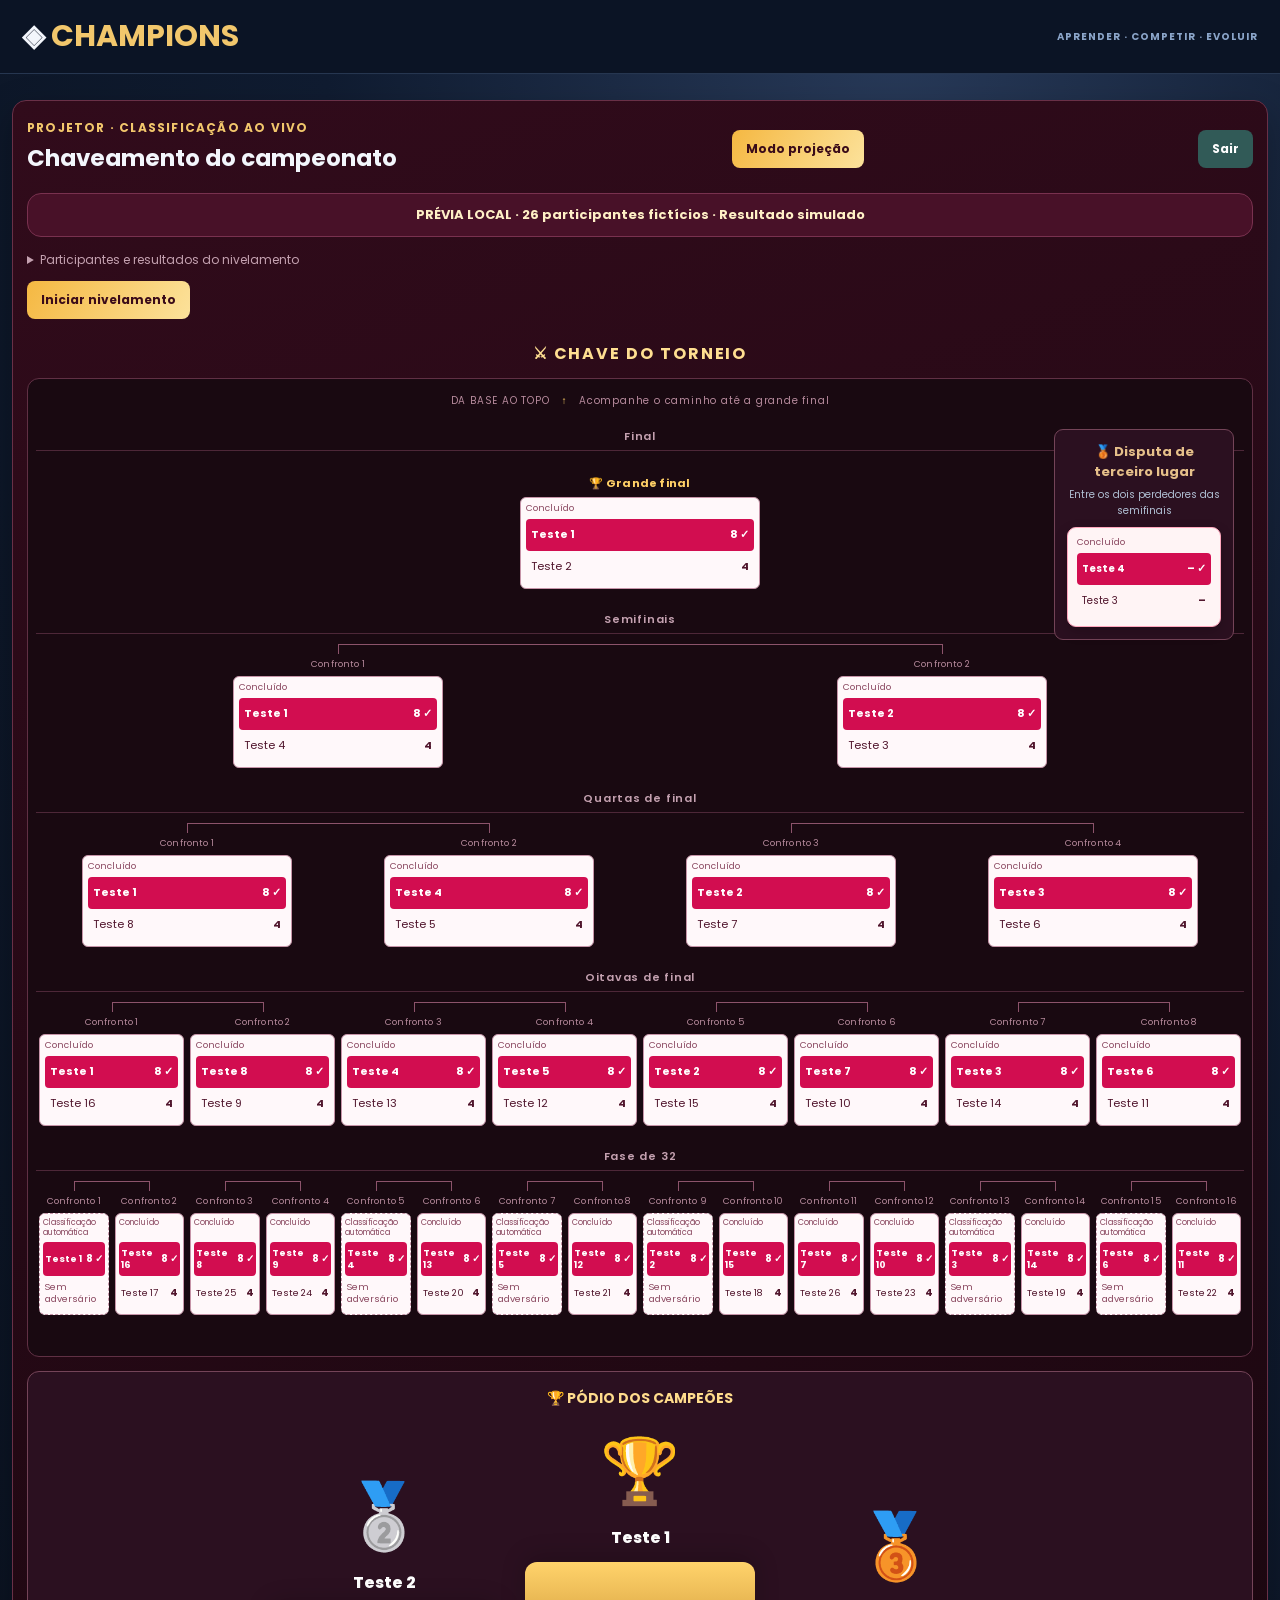
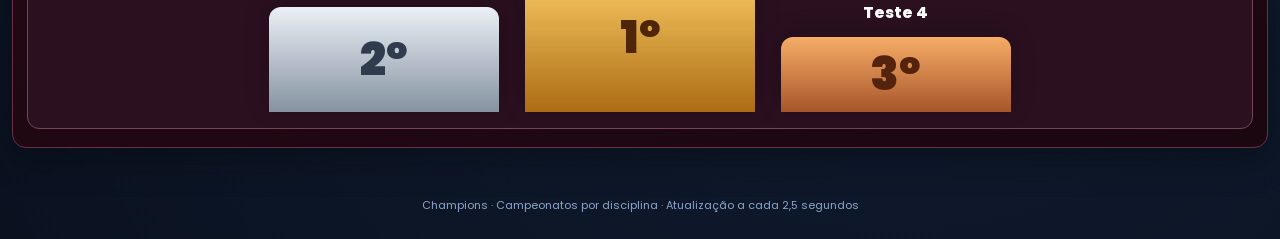
<file: autocad_champions/preview-26.html>
<!doctype html><html lang="pt-BR"><head><meta charset="utf-8"><meta name="viewport" content="width=device-width,initial-scale=1"><title>Champions — Campeonatos por disciplina</title><link rel="preconnect" href="https://fonts.googleapis.com"><link href="https://fonts.googleapis.com/css2?family=Poppins:wght@400;500;600;700;800&display=swap" rel="stylesheet"><style>
:root{color-scheme:dark;--bg:#091820;--panel:#10252d;--edge:#28504d;--green:#3ae0a0;--text:#ecfaf5}*{box-sizing:border-box}body{margin:0;background:radial-gradient(ellipse at top,#153c3b,var(--bg) 65%);font-family:Poppins,sans-serif;color:var(--text);min-height:100vh}header{display:flex;align-items:center;justify-content:space-between;gap:12px;padding:20px clamp(18px,4vw,56px);border-bottom:1px solid var(--edge)}header strong{font-size:clamp(19px,2.8vw,30px)}header strong span{color:var(--green)}.tag{color:var(--green);font-size:12px;font-weight:700;letter-spacing:.1em}main{padding:30px clamp(14px,4vw,56px);max-width:1550px;margin:auto}.panel{border:1px solid var(--edge);background:var(--panel);border-radius:20px;padding:clamp(20px,3vw,36px);box-shadow:0 12px 35px #0004}.narrow{max-width:540px;margin:7vh auto}h1,h2,h3,p{margin-top:0}h2{font-size:clamp(22px,3vw,30px)}.muted{color:#a7c4c0}input{width:100%;padding:15px;margin:10px 0;border-radius:11px;background:#07161d;color:white;border:1px solid #39625b;font:inherit}button{cursor:pointer;border:0;border-radius:12px;padding:14px 20px;font:inherit;font-weight:700;background:var(--green);color:#062820}button:disabled{opacity:.4;cursor:not-allowed}.option{width:100%;display:block;text-align:left;background:#1a393d;border:1px solid #315b57;color:white;margin:9px 0}.option:hover{border-color:var(--green)}.toolbar{display:flex;align-items:center;justify-content:space-between;gap:20px;flex-wrap:wrap}.roster{display:flex;flex-wrap:wrap;gap:8px;margin:14px 0 25px}.chip{border:1px solid #37645c;background:#173b39;padding:7px 12px;border-radius:40px;font-size:13px}.bracket{display:flex;gap:20px;overflow:auto;padding:20px 0;align-items:stretch}.round{flex:1;min-width:225px;display:flex;flex-direction:column;gap:12px}.round h3{color:var(--green);font-size:14px;text-align:center;position:sticky;top:0}.match{background:#0b2029;border:1px solid #315852;border-radius:12px;padding:12px}.match small{color:#a2bbb8;font-size:10px}.competitor{padding:8px;border-radius:7px;overflow-wrap:anywhere}.competitor.win{background:#14513d;color:#8ff9cd;font-weight:700}.vs{text-align:center;font-size:11px;color:#95b4ae}.podium{padding:20px;border:1px solid #54725c;border-radius:12px;margin-top:15px;color:#e7d79b}#message{color:#ff9d9d;text-align:center;margin:10px auto;max-width:800px}footer{text-align:center;padding:25px;color:#7eaaa2;font-size:12px}[hidden]{display:none!important}

:root{--bg:#21030e;--panel:#3b071b;--edge:#8e2947;--green:#ffd067;--text:#fff5f7}
body{background:radial-gradient(ellipse at 50% 0%,#86112e 0%,#35051b 45%,#17020b 100%)}
header{background:#280414;border-color:#92294a}header strong span{color:#ffce65}.panel{background:linear-gradient(135deg,#4d0924,#270513);border-color:#8e2947}
.tag,.round h3{color:#ffd067}.muted{color:#e2b6c7}input{background:#250514;border-color:#8e2947}button{background:linear-gradient(120deg,#f5b842,#fce29b);color:#3a0b19}
.option{background:#4d1129;border-color:#a03a5c}.option:hover{border-color:#ffd067}.chip{background:#55122b;border-color:#a04765}
.stage-banner{padding:16px 20px;margin:18px 0;border-radius:14px;background:#6a1232;border:1px solid #d45b7e;font-weight:700;text-align:center;color:#fff0c6}
.bracket-heading{text-align:center;color:#ffdf91;margin:30px 0 8px;font-size:22px}
.bracket{display:grid;grid-template-columns:minmax(215px,1fr) minmax(215px,1fr) minmax(215px,1fr);gap:22px;align-items:center;overflow-x:auto;padding:24px 12px;min-height:390px;border:1px solid #9b294b;border-radius:22px;background:radial-gradient(ellipse,#620d2d,#270414)}
.bracket-wing{display:flex;gap:18px;align-items:stretch;min-width:0}.bracket-wing.right{flex-direction:row-reverse}.bracket-col{display:flex;flex:1;flex-direction:column;justify-content:space-around;gap:14px;min-width:135px}.bracket-col h3{text-align:center;font-size:12px;color:#f9bfcf}.bracket-center{min-width:170px;display:flex;flex-direction:column;align-items:stretch;justify-content:center;gap:12px}.bracket-center h3{text-align:center;color:#ffd067}.bracket-center .match{border-color:#ffbf66;box-shadow:0 0 22px #e72d6344}
.match{background:#fff4f5;color:#4b1025;border:1px solid #ffa6bd;border-radius:9px;padding:9px;position:relative;box-shadow:0 5px 14px #0003}.match small{color:#8b4961}.competitor{padding:6px;color:#51162d}.competitor.win{background:#d20d50;color:white}.vs{color:#9d4d68}
.bracket-wing.left .bracket-col:not(:last-child) .match:after{content:'';position:absolute;right:-12px;top:50%;width:12px;border-top:2px solid #ed6890}.bracket-wing.right .bracket-col:not(:last-child) .match:after{content:'';position:absolute;left:-12px;top:50%;width:12px;border-top:2px solid #ed6890}
.podium{margin:20px 0 26px;padding:24px 12px;background:radial-gradient(ellipse at top,#851338,#300516);border:1px solid #d0637c;border-radius:20px;color:#fff}.podium h3{text-align:center;color:#ffdc8c}.podium-stands{display:flex;justify-content:center;align-items:flex-end;gap:clamp(8px,2vw,30px);min-height:270px}.podium-place{flex:1;max-width:230px;text-align:center;display:flex;flex-direction:column;align-items:center}.podium-cup{font-size:clamp(32px,5vw,65px)}.podium-name{font-weight:800;margin:7px 0 12px;overflow-wrap:anywhere}.podium-step{width:100%;border-radius:12px 12px 0 0;display:flex;align-items:center;justify-content:center;font-weight:900;font-size:clamp(24px,4vw,46px);box-shadow:0 -5px 25px #0003}.podium-place.first .podium-step{height:150px;background:linear-gradient(#ffd36b,#ac6c13);color:#50260a}.podium-place.second .podium-step{height:105px;background:linear-gradient(#eaf0f5,#8692a1);color:#303c4d}.podium-place.third .podium-step{height:75px;background:linear-gradient(#f6ad67,#a7552a);color:#54230e}.podium-pending{text-align:center;color:#eac3ce;padding:30px}
@media(max-width:1050px){.bracket{display:flex;flex-direction:column;align-items:stretch}.bracket-wing{width:100%;overflow-x:auto}.bracket-wing.right{flex-direction:row}.bracket-center{width:100%;max-width:420px;margin:auto}.bracket-col{min-width:160px}}
/* Painel de projeção: a chave ocupa toda a largura disponível, sem largura mínima. */
body:has(#teacher:not([hidden])) main{max-width:none;padding:16px 12px 24px}
body:has(#teacher:not([hidden])) header{padding:14px 22px}
#teacher{padding:18px 14px;border-radius:14px;background:linear-gradient(160deg,#310b1b,#1b0710);border-color:#693047}
#teacher .toolbar{gap:12px}#teacher .toolbar h2{margin:4px 0;font-size:23px}#count{margin:0;font-size:12px}
#teacher button{padding:10px 14px;font-size:12px;border-radius:8px}
#teacher .stage-banner{padding:11px 16px;margin:14px 0;font-size:13px;background:#481128;border-color:#79314f}
#teacher .roster{gap:5px;margin:12px 0}#teacher .chip{padding:3px 8px;font-size:10px}
.bracket-heading{font-size:16px;letter-spacing:.12em;margin:22px 0 12px}
.bracket{display:block;min-width:0;min-height:0;width:100%;padding:14px 8px;background:#190911;border:1px solid #603044;border-radius:12px;overflow:visible}
.tree-help{margin:0 0 14px;color:#b68a9c;font-size:10px;text-align:center;letter-spacing:.08em}.tree-help span{color:#ffd067;padding:0 8px}
.tree-scroll{width:100%;min-width:0;padding:0 0 10px;overflow:visible}
.tree-canvas{width:100%;min-width:0}
.tree-round{margin:0 0 9px}.tree-round>h3{position:static;width:auto;margin:0 0 24px;padding:5px 10px;border:0;border-bottom:1px solid #4d2738;font-size:11px;font-weight:600;letter-spacing:.07em;color:#c4a1b0;text-align:center}
.current-round>h3{color:#ffd067;border-color:#987239;background:#ffd06708}
.tree-row{display:grid;gap:0;align-items:start;min-width:0}
.tree-node{display:flex;justify-content:center;position:relative;min-width:0;padding:0 3px 8px}
.tree-card{width:100%;max-width:210px;min-width:0;position:relative}
.match-number{font-size:9px;letter-spacing:.02em;color:#b68a9c;text-align:center;margin:0 0 5px}
.tree-node:nth-child(odd):not(.tree-final):before{content:'';position:absolute;left:50%;width:100%;top:-14px;border-top:1px solid #8c536b}
.tree-node:not(.tree-final):after{content:'';position:absolute;left:50%;top:-14px;height:10px;border-left:1px solid #8c536b}
.tree-final .tree-card{max-width:240px}.tree-final .match{border:1px solid #e4b45b;box-shadow:0 0 20px #e4b45b14}.tree-final .match-number{color:#ffd067;font-size:11px;font-weight:700}
.tree-card .match{padding:5px;border-radius:6px;box-shadow:none;background:#fff8fa;border-color:#c694a8}
.competitor{display:flex;align-items:center;justify-content:space-between;gap:4px;min-height:32px;padding:5px;border-radius:4px;font-size:11px;line-height:1.25}
.competitor span{overflow-wrap:anywhere;min-width:0}.competitor strong{flex-shrink:0;white-space:nowrap;font-size:11px;font-variant-numeric:tabular-nums}
.match small{display:block;margin:0 0 4px;min-height:12px;font-size:9px;line-height:1.25;overflow-wrap:anywhere}
.automatic{border-style:dashed}.automatic .competitor:not(.win){color:#8b4961;font-size:10px}
.tree-round[style*="--round-slots:16"] .competitor{font-size:clamp(9px,.73vw,12px);padding:4px 2px;gap:2px;min-height:34px}
.tree-round[style*="--round-slots:16"] .competitor strong{font-size:10px}
.tree-round[style*="--round-slots:16"] .match{padding:4px 3px}
.tree-round[style*="--round-slots:16"] .match small{font-size:8px;min-height:20px}
.third-place{max-width:280px;margin:8px auto 0;padding:12px;border:1px solid #744458;border-radius:9px;background:#2b1020;text-align:center}.third-place h3{color:#e6c08a;font-size:13px;margin-bottom:5px}.third-place p{font-size:10px;margin-bottom:8px}.third-place .match{text-align:left}
#teacher .podium{margin:14px 0 0;padding:16px;background:#2b1020;border-color:#744458;border-radius:12px}#teacher .podium h3{font-size:14px}#teacher .podium-pending{padding:12px;font-size:12px}
@media(max-width:800px){body:has(#teacher:not([hidden])) main{padding:8px 3px}#teacher{padding:12px 4px}.bracket{padding:10px 2px}.tree-node{padding-left:1px;padding-right:1px}.tree-card .match{padding:3px 1px}.competitor{font-size:9px;padding:3px 1px;gap:1px}.competitor strong{font-size:9px}.match-number{font-size:8px}.tree-help{font-size:9px;letter-spacing:0}.tree-round[style*="--round-slots:16"] .competitor{flex-direction:column;align-items:center;text-align:center;min-height:58px}.tree-round[style*="--round-slots:16"] .match small{font-size:7px;min-height:36px}}
.roster-details{margin:12px 0;color:#c4a1b0;font-size:12px}.roster-details summary{cursor:pointer;width:fit-content}.bracket{position:relative}
@media(min-width:1100px){.third-place{position:absolute;right:18px;top:50px;width:180px;margin:0}.third-place .competitor{font-size:10px}}
.projection-mode header,.projection-mode footer,.projection-mode #teacher .toolbar,.projection-mode .roster-details,.projection-mode #start,.projection-mode #reset,.projection-mode .bracket-heading,.projection-mode #podium{display:none}
body.projection-mode main{padding:4px!important}.projection-mode #teacher{padding:4px;border:0;background:#190911}.projection-mode .stage-banner{margin:0 110px 6px 0!important;padding:7px!important;font-size:11px!important}.projection-mode .bracket{border:0;padding:4px}.projection-mode .tree-help{margin-bottom:4px;font-size:9px}.projection-mode .tree-round{margin-bottom:2px}.projection-mode .tree-round>h3{padding:3px;margin-bottom:20px;font-size:10px}.projection-mode .competitor{min-height:26px}.projection-mode .tree-round[style*="--round-slots:16"] .competitor{min-height:28px}.projection-mode .tree-node{padding-bottom:3px}.projection-mode .match-number{margin-bottom:3px}.projection-mode .tree-scroll{padding-bottom:0}.projection-mode .third-place{top:35px}
.projection-exit{position:fixed;right:8px;top:5px;z-index:10;display:none;padding:7px 10px;font-size:10px}.projection-mode .projection-exit{display:block}
.question-timer{display:inline-block;padding:9px 13px;border:1px solid #c7964c;border-radius:8px;color:#ffe4a5;font-size:20px;font-weight:700;font-variant-numeric:tabular-nums}.question-timer.urgent{color:#ffacac;border-color:#ed687b;background:#7d132c}
#teacher .roster{display:grid;gap:6px}.player-row{display:flex;align-items:center;gap:10px;flex-wrap:wrap;border-bottom:1px solid #693047;padding:8px 0;font-size:12px}.player-row>span:first-child{font-weight:600;min-width:140px}.player-row .disqualify{margin-left:auto;background:#65233a;color:#ffd8e2;border:1px solid #b85c78;font-size:10px!important;padding:6px 9px!important}.competitor.disqualified{opacity:.65;text-decoration:line-through}.competitor.disqualified strong{text-decoration:none}#level-summary{font-size:12px;line-height:1.7;max-width:850px}.projection-mode #knockout,.projection-mode #level-summary{display:none}
.competitor-identity{display:flex;flex-direction:column;align-items:flex-start;gap:4px;min-width:0;flex:1}.competitor-identity>span{max-width:100%}
#teacher .card-disqualify{display:inline-block;max-width:100%;margin:0;padding:3px 4px;border:1px solid #bf637b;border-radius:4px;background:#ffedf1;color:#8c173d;font-size:8px;line-height:1.2;font-weight:700;text-align:left;white-space:normal;overflow-wrap:anywhere;cursor:pointer}
#teacher .card-disqualify:hover{background:#8c173d;color:#fff;border-color:#8c173d}#teacher .card-disqualify:focus-visible{outline:2px solid #8c173d;outline-offset:2px}
.projection-mode #teacher.leveling-phase .roster-details{display:block}.projection-mode #teacher .card-disqualify{display:inline-block}
@media(max-width:800px){#teacher .card-disqualify{font-size:7px;padding:3px 1px}}
</style><link rel="stylesheet" href="./platform.css"></head><body><header><strong>◈ <span>CHAMPIONS</span></strong><div class="tag">APRENDER · COMPETIR · EVOLUIR</div></header><main><div id="edition-context" class="edition-context" hidden><div><strong id="edition-title"></strong><span id="edition-code"></span></div><div><button id="share-current" type="button" class="teacher-only secondary">Link dos estudantes</button><button id="back-platform" type="button" class="teacher-only secondary">Disciplinas</button></div></div><div id="message" role="alert"></div>
<section id="practice-menu" class="panel narrow" hidden><div class="tag">ESTUDE NO SEU RITMO</div><h1>Simulados por disciplina</h1><p class="muted">Escolha um banco e pratique com questões aleatórias. O simulado não interfere nos campeonatos.</p><form id="practice-form"><label for="practice-discipline">Disciplina</label><select id="practice-discipline" required></select><label for="practice-bank">Banco de questões</label><select id="practice-bank" required></select><label for="practice-count">Quantidade de questões</label><select id="practice-count" required></select><p id="practice-availability" class="muted"></p><button id="practice-start" type="submit">Começar simulado →</button></form><button id="practice-home" class="secondary" type="button">Voltar ao início</button></section>
<section id="practice-quiz" class="panel narrow" hidden><div class="tag">SIMULADO · SEM CRONÔMETRO</div><p id="practice-context" class="muted"></p><p id="practice-progress"></p><div id="practice-feedback" class="answer-review" role="status" hidden></div><h2 id="practice-question"></h2><div id="practice-options"></div><button id="practice-next" type="button" hidden>Próxima questão →</button><button id="practice-change-bank" class="secondary" type="button">Escolher outro simulado</button></section>
<section id="practice-result" class="panel narrow practice-result" hidden><div class="tag">SIMULADO CONCLUÍDO</div><div class="practice-result-icon" aria-hidden="true">✦</div><h1>Seu resultado</h1><strong id="practice-score" class="practice-score"></strong><p id="practice-result-description" class="muted"></p><div id="practice-final-feedback" class="answer-review" hidden></div><button id="practice-new" type="button">Fazer outro simulado →</button></section>

<section id="entry" class="panel narrow" hidden>
 <div class="tag">SEU PRÓXIMO DESAFIO</div><h1>Entre no campeonato</h1>
 <p class="muted">Use o código ou o link enviado pelo professor. Cada campeonato tem sua própria turma e disciplina.</p>
 <form id="entry-form"><label for="entry-code">Código do campeonato</label><input id="entry-code" required maxlength="12" minlength="12" autocomplete="off" placeholder="Exemplo: A1B2C3D4E5F6"><button type="submit">Entrar →</button></form>
 <p class="practice-entry"><a href="?simulado=true">✦ Fazer um simulado para estudar</a></p><p class="entry-teacher"><a href="?professor=true">Sou professor</a></p>
</section>
<section id="portal" hidden>
 <div class="portal-heading"><div><div id="profile-role" class="tag">PAINEL DO PROFESSOR</div><h1>Uma plataforma. Muitas disciplinas.</h1><p class="muted">Escolha sua disciplina para gerenciar questões, acompanhar as turmas e abrir novos campeonatos.</p></div><a href="?professor=true&amp;simulado=true" class="practice-link">Área de simulados</a><button id="portal-logout" type="button" class="secondary">Sair da conta</button></div>
 <div id="discipline-grid" class="discipline-grid"></div>
 <form id="new-discipline-form" class="inline-form"><label for="new-discipline-name">Nova disciplina</label><input id="new-discipline-name" minlength="2" maxlength="100" required placeholder="Nome da disciplina"><button type="submit">Adicionar disciplina</button></form>
 <section id="discipline-workspace" class="discipline-workspace" hidden>
  <div class="workspace-heading"><span class="tag">DISCIPLINA SELECIONADA</span><h2 id="discipline-name"></h2></div>
  <h3>Bancos de questões</h3><p class="muted">Cada edição guarda uma cópia das perguntas. Você pode revisar os bancos sem modificar campeonatos já criados.</p><div id="bank-grid" class="bank-grid"></div>
  <form id="new-bank-form" class="inline-form"><label for="new-bank-name">Novo banco</label><input id="new-bank-name" required minlength="2" maxlength="100" placeholder="Exemplo: Lógica de programação"><button type="submit" class="secondary">Criar banco</button></form>
  <div class="edition-create"><h3>Abrir um campeonato</h3><form id="new-edition-form"><label for="new-edition-name">Nome da edição ou turma</label><input id="new-edition-name" required minlength="2" maxlength="100" placeholder="Exemplo: Turma A — Outubro"><label for="edition-bank">Banco de questões</label><select id="edition-bank" required></select><button id="create-edition-btn" type="submit">Criar edição e abrir painel →</button></form><p class="muted">Mínimo de 20 questões no banco. Nivelamento com 20 e mata-mata com dez. O nivelamento só começa quando você iniciar pelo painel.</p></div>
  <h3>Campeonatos e resultados</h3><div id="edition-list" class="edition-list"></div>
  <details id="teacher-access" class="access-panel"><summary>Professores com acesso à disciplina</summary><p class="muted">Crie a conta do professor no Supabase Authentication e use o e-mail cadastrado dela para conceder acesso somente a esta disciplina. Somente o superadministrador pode atribuir professores.</p><ul id="teacher-list"></ul><form id="teacher-access-form" class="inline-form"><label for="teacher-user-id">E-mail cadastrado do professor</label><input id="teacher-user-id" type="email" autocomplete="email" required placeholder="professor@escola.com"><button type="submit" class="secondary">Conceder acesso</button></form></details>
 </section>
</section>
<section id="bank-editor" class="panel" hidden>
 <div class="toolbar"><div><div class="tag">BANCO DE QUESTÕES</div><h2 id="bank-editor-title"></h2><p id="bank-question-count" class="muted"></p></div><button id="bank-back" type="button" class="secondary">Voltar à disciplina</button></div>
 <div class="bank-tools"><button id="bank-export" type="button" class="secondary">Exportar questões</button><label class="upload-label" for="bank-import">Importar JSON<input id="bank-import" type="file" accept=".json,application/json"></label></div>
 <details class="import-help"><summary>Formato do arquivo de questões</summary><p>Use uma lista de objetos com número, enunciado, cinco alternativas e gabarito de 0 a 4 (A a E). Números existentes serão atualizados. Exemplo:</p><pre>[{"id":1,"statement":"Qual é a resposta correta?","options":["A) Um","B) Dois","C) Três","D) Quatro","E) Cinco"],"correct":0}]</pre></details>
 <div id="question-list" class="question-list"></div>
 <form id="question-form" class="question-form"><h3>Adicionar ou editar uma questão</h3><label for="question-number">Número da questão</label><input id="question-number" type="number" required min="1" max="2147483647"><label for="question-statement">Enunciado</label><textarea id="question-statement" required minlength="5" maxlength="3000" rows="3"></textarea><div class="question-options-form">
 <label>A<input id="question-option-0" required maxlength="1000"></label><label>B<input id="question-option-1" required maxlength="1000"></label><label>C<input id="question-option-2" required maxlength="1000"></label><label>D<input id="question-option-3" required maxlength="1000"></label><label>E<input id="question-option-4" required maxlength="1000"></label></div>
 <label for="question-correct">Alternativa correta</label><select id="question-correct" required><option value="0">A</option><option value="1">B</option><option value="2">C</option><option value="3">D</option><option value="4">E</option></select><button type="submit">Salvar questão</button> <button id="question-clear" type="button" class="secondary">Limpar formulário</button></form>
</section>
<dialog id="share-dialog"><h2>Convide sua turma</h2><p>Compartilhe este link. Os estudantes entrarão diretamente no campeonato escolhido.</p><label for="share-link">Link dos estudantes</label><input id="share-link" readonly><p id="share-status" role="status"></p><button id="share-copy" type="button">Copiar link</button> <button id="share-close" type="button" class="secondary">Fechar</button></dialog>


<section id="login" class="panel narrow" hidden><h2>Entre na arena</h2><p class="muted">Informe seu nome para participar do sorteio dos confrontos.</p><form id="join"><input id="name" maxlength="50" minlength="2" required placeholder="Seu nome"><button id="join-btn" type="submit">Entrar no campeonato →</button></form></section>
<section id="waiting" class="panel narrow" hidden><div id="winner-emblem" class="winner-emblem" aria-hidden="true" hidden></div><div id="winner-rank" class="winner-rank" hidden></div><h2 id="waiting-title">Sala de espera</h2><p id="waiting-text" class="muted"></p></section>
<section id="quiz" class="panel narrow" hidden><div class="tag" id="duel"></div><h2 id="quiz-title" style="margin-top:16px">Duelo em andamento</h2><p id="question-timer" class="question-timer" role="timer" hidden></p><p id="progress" class="muted"></p><h3 id="question"></h3><div id="options"></div><p id="feedback" class="tag" aria-live="polite"></p><button id="question-next" type="button" hidden>Próxima questão →</button></section>
<section id="teacher-login" class="panel narrow" hidden><h2>Acesso do professor</h2><p class="muted">Entre com a conta autorizada no Supabase Authentication.</p><form id="teacher-form"><input id="email" type="email" required placeholder="E-mail"><input id="password" type="password" required placeholder="Senha"><button type="submit">Acessar painel</button></form></section>
<section id="teacher" class="panel"><div class="toolbar"><div><div class="tag">PROJETOR · CLASSIFICAÇÃO AO VIVO</div><h2>Chaveamento do campeonato</h2><p id="count" class="muted"></p></div><button id="projection" type="button" aria-pressed="false">Modo projeção</button><button id="logout" style="background:#315a57;color:white">Sair</button></div><div id="stage-banner" class="stage-banner" aria-live="polite">PRÉVIA LOCAL · 26 participantes fictícios · Resultado simulado</div><details id="participants-details" class="roster-details"><summary>Participantes e resultados do nivelamento</summary><div id="roster" class="roster"><div class="player-row"><span>Teste 1</span><span class="muted">Aguardando nivelamento</span></div><div class="player-row"><span>Teste 2</span><span class="muted">Aguardando nivelamento</span></div><div class="player-row"><span>Teste 3</span><span class="muted">Aguardando nivelamento</span></div><div class="player-row"><span>Teste 4</span><span class="muted">Aguardando nivelamento</span></div><div class="player-row"><span>Teste 5</span><span class="muted">Aguardando nivelamento</span></div><div class="player-row"><span>Teste 6</span><span class="muted">Aguardando nivelamento</span></div><div class="player-row"><span>Teste 7</span><span class="muted">Aguardando nivelamento</span></div><div class="player-row"><span>Teste 8</span><span class="muted">Aguardando nivelamento</span></div><div class="player-row"><span>Teste 9</span><span class="muted">Aguardando nivelamento</span></div><div class="player-row"><span>Teste 10</span><span class="muted">Aguardando nivelamento</span></div><div class="player-row"><span>Teste 11</span><span class="muted">Aguardando nivelamento</span></div><div class="player-row"><span>Teste 12</span><span class="muted">Aguardando nivelamento</span></div><div class="player-row"><span>Teste 13</span><span class="muted">Aguardando nivelamento</span></div><div class="player-row"><span>Teste 14</span><span class="muted">Aguardando nivelamento</span></div><div class="player-row"><span>Teste 15</span><span class="muted">Aguardando nivelamento</span></div><div class="player-row"><span>Teste 16</span><span class="muted">Aguardando nivelamento</span></div><div class="player-row"><span>Teste 17</span><span class="muted">Aguardando nivelamento</span></div><div class="player-row"><span>Teste 18</span><span class="muted">Aguardando nivelamento</span></div><div class="player-row"><span>Teste 19</span><span class="muted">Aguardando nivelamento</span></div><div class="player-row"><span>Teste 20</span><span class="muted">Aguardando nivelamento</span></div><div class="player-row"><span>Teste 21</span><span class="muted">Aguardando nivelamento</span></div><div class="player-row"><span>Teste 22</span><span class="muted">Aguardando nivelamento</span></div><div class="player-row"><span>Teste 23</span><span class="muted">Aguardando nivelamento</span></div><div class="player-row"><span>Teste 24</span><span class="muted">Aguardando nivelamento</span></div><div class="player-row"><span>Teste 25</span><span class="muted">Aguardando nivelamento</span></div><div class="player-row"><span>Teste 26</span><span class="muted">Aguardando nivelamento</span></div></div></details><p id="level-summary" class="muted" hidden></p><button id="start">Iniciar nivelamento</button> <button id="knockout" hidden>Formar mata-mata por desempenho</button> <button id="reset" hidden>Arquivar e abrir nova edição</button><h3 class="bracket-heading">⚔ CHAVE DO TORNEIO</h3><div id="bracket" class="bracket"><p class="tree-help">DA BASE AO TOPO <span>↑</span> Acompanhe o caminho até a grande final</p><div class="tree-scroll"><div class="tree-canvas"><section class="tree-round " style="--round-slots:1"><h3>Final</h3><div class="tree-row" style="grid-template-columns:repeat(16,minmax(0,1fr))"><div class="tree-node tree-final" style="grid-column:1 / span 16"><div class="tree-card"><div class="match-number">🏆 Grande final</div><div class="match "><small>Concluído</small><div class="competitor win "><div class="competitor-identity"><span title="Teste 1">Teste 1</span></div><strong>8 ✓</strong></div><div class="competitor  "><div class="competitor-identity"><span title="Teste 2">Teste 2</span></div><strong>4</strong></div></div></div></div></div></section><section class="tree-round " style="--round-slots:2"><h3>Semifinais</h3><div class="tree-row" style="grid-template-columns:repeat(16,minmax(0,1fr))"><div class="tree-node " style="grid-column:1 / span 8"><div class="tree-card"><div class="match-number">Confronto 1</div><div class="match "><small>Concluído</small><div class="competitor win "><div class="competitor-identity"><span title="Teste 1">Teste 1</span></div><strong>8 ✓</strong></div><div class="competitor  "><div class="competitor-identity"><span title="Teste 4">Teste 4</span></div><strong>4</strong></div></div></div></div><div class="tree-node " style="grid-column:9 / span 8"><div class="tree-card"><div class="match-number">Confronto 2</div><div class="match "><small>Concluído</small><div class="competitor win "><div class="competitor-identity"><span title="Teste 2">Teste 2</span></div><strong>8 ✓</strong></div><div class="competitor  "><div class="competitor-identity"><span title="Teste 3">Teste 3</span></div><strong>4</strong></div></div></div></div></div></section><section class="tree-round " style="--round-slots:4"><h3>Quartas de final</h3><div class="tree-row" style="grid-template-columns:repeat(16,minmax(0,1fr))"><div class="tree-node " style="grid-column:1 / span 4"><div class="tree-card"><div class="match-number">Confronto 1</div><div class="match "><small>Concluído</small><div class="competitor win "><div class="competitor-identity"><span title="Teste 1">Teste 1</span></div><strong>8 ✓</strong></div><div class="competitor  "><div class="competitor-identity"><span title="Teste 8">Teste 8</span></div><strong>4</strong></div></div></div></div><div class="tree-node " style="grid-column:5 / span 4"><div class="tree-card"><div class="match-number">Confronto 2</div><div class="match "><small>Concluído</small><div class="competitor win "><div class="competitor-identity"><span title="Teste 4">Teste 4</span></div><strong>8 ✓</strong></div><div class="competitor  "><div class="competitor-identity"><span title="Teste 5">Teste 5</span></div><strong>4</strong></div></div></div></div><div class="tree-node " style="grid-column:9 / span 4"><div class="tree-card"><div class="match-number">Confronto 3</div><div class="match "><small>Concluído</small><div class="competitor win "><div class="competitor-identity"><span title="Teste 2">Teste 2</span></div><strong>8 ✓</strong></div><div class="competitor  "><div class="competitor-identity"><span title="Teste 7">Teste 7</span></div><strong>4</strong></div></div></div></div><div class="tree-node " style="grid-column:13 / span 4"><div class="tree-card"><div class="match-number">Confronto 4</div><div class="match "><small>Concluído</small><div class="competitor win "><div class="competitor-identity"><span title="Teste 3">Teste 3</span></div><strong>8 ✓</strong></div><div class="competitor  "><div class="competitor-identity"><span title="Teste 6">Teste 6</span></div><strong>4</strong></div></div></div></div></div></section><section class="tree-round " style="--round-slots:8"><h3>Oitavas de final</h3><div class="tree-row" style="grid-template-columns:repeat(16,minmax(0,1fr))"><div class="tree-node " style="grid-column:1 / span 2"><div class="tree-card"><div class="match-number">Confronto 1</div><div class="match "><small>Concluído</small><div class="competitor win "><div class="competitor-identity"><span title="Teste 1">Teste 1</span></div><strong>8 ✓</strong></div><div class="competitor  "><div class="competitor-identity"><span title="Teste 16">Teste 16</span></div><strong>4</strong></div></div></div></div><div class="tree-node " style="grid-column:3 / span 2"><div class="tree-card"><div class="match-number">Confronto 2</div><div class="match "><small>Concluído</small><div class="competitor win "><div class="competitor-identity"><span title="Teste 8">Teste 8</span></div><strong>8 ✓</strong></div><div class="competitor  "><div class="competitor-identity"><span title="Teste 9">Teste 9</span></div><strong>4</strong></div></div></div></div><div class="tree-node " style="grid-column:5 / span 2"><div class="tree-card"><div class="match-number">Confronto 3</div><div class="match "><small>Concluído</small><div class="competitor win "><div class="competitor-identity"><span title="Teste 4">Teste 4</span></div><strong>8 ✓</strong></div><div class="competitor  "><div class="competitor-identity"><span title="Teste 13">Teste 13</span></div><strong>4</strong></div></div></div></div><div class="tree-node " style="grid-column:7 / span 2"><div class="tree-card"><div class="match-number">Confronto 4</div><div class="match "><small>Concluído</small><div class="competitor win "><div class="competitor-identity"><span title="Teste 5">Teste 5</span></div><strong>8 ✓</strong></div><div class="competitor  "><div class="competitor-identity"><span title="Teste 12">Teste 12</span></div><strong>4</strong></div></div></div></div><div class="tree-node " style="grid-column:9 / span 2"><div class="tree-card"><div class="match-number">Confronto 5</div><div class="match "><small>Concluído</small><div class="competitor win "><div class="competitor-identity"><span title="Teste 2">Teste 2</span></div><strong>8 ✓</strong></div><div class="competitor  "><div class="competitor-identity"><span title="Teste 15">Teste 15</span></div><strong>4</strong></div></div></div></div><div class="tree-node " style="grid-column:11 / span 2"><div class="tree-card"><div class="match-number">Confronto 6</div><div class="match "><small>Concluído</small><div class="competitor win "><div class="competitor-identity"><span title="Teste 7">Teste 7</span></div><strong>8 ✓</strong></div><div class="competitor  "><div class="competitor-identity"><span title="Teste 10">Teste 10</span></div><strong>4</strong></div></div></div></div><div class="tree-node " style="grid-column:13 / span 2"><div class="tree-card"><div class="match-number">Confronto 7</div><div class="match "><small>Concluído</small><div class="competitor win "><div class="competitor-identity"><span title="Teste 3">Teste 3</span></div><strong>8 ✓</strong></div><div class="competitor  "><div class="competitor-identity"><span title="Teste 14">Teste 14</span></div><strong>4</strong></div></div></div></div><div class="tree-node " style="grid-column:15 / span 2"><div class="tree-card"><div class="match-number">Confronto 8</div><div class="match "><small>Concluído</small><div class="competitor win "><div class="competitor-identity"><span title="Teste 6">Teste 6</span></div><strong>8 ✓</strong></div><div class="competitor  "><div class="competitor-identity"><span title="Teste 11">Teste 11</span></div><strong>4</strong></div></div></div></div></div></section><section class="tree-round " style="--round-slots:16"><h3>Fase de 32</h3><div class="tree-row" style="grid-template-columns:repeat(16,minmax(0,1fr))"><div class="tree-node " style="grid-column:1 / span 1"><div class="tree-card"><div class="match-number">Confronto 1</div><div class="match automatic"><small>Classificação automática</small><div class="competitor win "><div class="competitor-identity"><span title="Teste 1">Teste 1</span></div><strong>8 ✓</strong></div><div class="competitor  "><div class="competitor-identity"><span title="Sem adversário">Sem adversário</span></div><strong></strong></div></div></div></div><div class="tree-node " style="grid-column:2 / span 1"><div class="tree-card"><div class="match-number">Confronto 2</div><div class="match "><small>Concluído</small><div class="competitor win "><div class="competitor-identity"><span title="Teste 16">Teste 16</span></div><strong>8 ✓</strong></div><div class="competitor  "><div class="competitor-identity"><span title="Teste 17">Teste 17</span></div><strong>4</strong></div></div></div></div><div class="tree-node " style="grid-column:3 / span 1"><div class="tree-card"><div class="match-number">Confronto 3</div><div class="match "><small>Concluído</small><div class="competitor win "><div class="competitor-identity"><span title="Teste 8">Teste 8</span></div><strong>8 ✓</strong></div><div class="competitor  "><div class="competitor-identity"><span title="Teste 25">Teste 25</span></div><strong>4</strong></div></div></div></div><div class="tree-node " style="grid-column:4 / span 1"><div class="tree-card"><div class="match-number">Confronto 4</div><div class="match "><small>Concluído</small><div class="competitor win "><div class="competitor-identity"><span title="Teste 9">Teste 9</span></div><strong>8 ✓</strong></div><div class="competitor  "><div class="competitor-identity"><span title="Teste 24">Teste 24</span></div><strong>4</strong></div></div></div></div><div class="tree-node " style="grid-column:5 / span 1"><div class="tree-card"><div class="match-number">Confronto 5</div><div class="match automatic"><small>Classificação automática</small><div class="competitor win "><div class="competitor-identity"><span title="Teste 4">Teste 4</span></div><strong>8 ✓</strong></div><div class="competitor  "><div class="competitor-identity"><span title="Sem adversário">Sem adversário</span></div><strong></strong></div></div></div></div><div class="tree-node " style="grid-column:6 / span 1"><div class="tree-card"><div class="match-number">Confronto 6</div><div class="match "><small>Concluído</small><div class="competitor win "><div class="competitor-identity"><span title="Teste 13">Teste 13</span></div><strong>8 ✓</strong></div><div class="competitor  "><div class="competitor-identity"><span title="Teste 20">Teste 20</span></div><strong>4</strong></div></div></div></div><div class="tree-node " style="grid-column:7 / span 1"><div class="tree-card"><div class="match-number">Confronto 7</div><div class="match automatic"><small>Classificação automática</small><div class="competitor win "><div class="competitor-identity"><span title="Teste 5">Teste 5</span></div><strong>8 ✓</strong></div><div class="competitor  "><div class="competitor-identity"><span title="Sem adversário">Sem adversário</span></div><strong></strong></div></div></div></div><div class="tree-node " style="grid-column:8 / span 1"><div class="tree-card"><div class="match-number">Confronto 8</div><div class="match "><small>Concluído</small><div class="competitor win "><div class="competitor-identity"><span title="Teste 12">Teste 12</span></div><strong>8 ✓</strong></div><div class="competitor  "><div class="competitor-identity"><span title="Teste 21">Teste 21</span></div><strong>4</strong></div></div></div></div><div class="tree-node " style="grid-column:9 / span 1"><div class="tree-card"><div class="match-number">Confronto 9</div><div class="match automatic"><small>Classificação automática</small><div class="competitor win "><div class="competitor-identity"><span title="Teste 2">Teste 2</span></div><strong>8 ✓</strong></div><div class="competitor  "><div class="competitor-identity"><span title="Sem adversário">Sem adversário</span></div><strong></strong></div></div></div></div><div class="tree-node " style="grid-column:10 / span 1"><div class="tree-card"><div class="match-number">Confronto 10</div><div class="match "><small>Concluído</small><div class="competitor win "><div class="competitor-identity"><span title="Teste 15">Teste 15</span></div><strong>8 ✓</strong></div><div class="competitor  "><div class="competitor-identity"><span title="Teste 18">Teste 18</span></div><strong>4</strong></div></div></div></div><div class="tree-node " style="grid-column:11 / span 1"><div class="tree-card"><div class="match-number">Confronto 11</div><div class="match "><small>Concluído</small><div class="competitor win "><div class="competitor-identity"><span title="Teste 7">Teste 7</span></div><strong>8 ✓</strong></div><div class="competitor  "><div class="competitor-identity"><span title="Teste 26">Teste 26</span></div><strong>4</strong></div></div></div></div><div class="tree-node " style="grid-column:12 / span 1"><div class="tree-card"><div class="match-number">Confronto 12</div><div class="match "><small>Concluído</small><div class="competitor win "><div class="competitor-identity"><span title="Teste 10">Teste 10</span></div><strong>8 ✓</strong></div><div class="competitor  "><div class="competitor-identity"><span title="Teste 23">Teste 23</span></div><strong>4</strong></div></div></div></div><div class="tree-node " style="grid-column:13 / span 1"><div class="tree-card"><div class="match-number">Confronto 13</div><div class="match automatic"><small>Classificação automática</small><div class="competitor win "><div class="competitor-identity"><span title="Teste 3">Teste 3</span></div><strong>8 ✓</strong></div><div class="competitor  "><div class="competitor-identity"><span title="Sem adversário">Sem adversário</span></div><strong></strong></div></div></div></div><div class="tree-node " style="grid-column:14 / span 1"><div class="tree-card"><div class="match-number">Confronto 14</div><div class="match "><small>Concluído</small><div class="competitor win "><div class="competitor-identity"><span title="Teste 14">Teste 14</span></div><strong>8 ✓</strong></div><div class="competitor  "><div class="competitor-identity"><span title="Teste 19">Teste 19</span></div><strong>4</strong></div></div></div></div><div class="tree-node " style="grid-column:15 / span 1"><div class="tree-card"><div class="match-number">Confronto 15</div><div class="match automatic"><small>Classificação automática</small><div class="competitor win "><div class="competitor-identity"><span title="Teste 6">Teste 6</span></div><strong>8 ✓</strong></div><div class="competitor  "><div class="competitor-identity"><span title="Sem adversário">Sem adversário</span></div><strong></strong></div></div></div></div><div class="tree-node " style="grid-column:16 / span 1"><div class="tree-card"><div class="match-number">Confronto 16</div><div class="match "><small>Concluído</small><div class="competitor win "><div class="competitor-identity"><span title="Teste 11">Teste 11</span></div><strong>8 ✓</strong></div><div class="competitor  "><div class="competitor-identity"><span title="Teste 22">Teste 22</span></div><strong>4</strong></div></div></div></div></div></section></div></div><aside class="third-place"><h3>🥉 Disputa de terceiro lugar</h3><p class="muted">Entre os dois perdedores das semifinais</p><div class="match "><small>Concluído</small><div class="competitor win "><div class="competitor-identity"><span title="Teste 4">Teste 4</span></div><strong>– ✓</strong></div><div class="competitor  "><div class="competitor-identity"><span title="Teste 3">Teste 3</span></div><strong>–</strong></div></div></aside></div><div id="podium" class="podium"><h3>🏆 PÓDIO DOS CAMPEÕES</h3><div class="podium-stands"><div class="podium-place second"><div class="podium-cup">🥈</div><div class="podium-name">Teste 2</div><div class="podium-step">2º</div></div><div class="podium-place first"><div class="podium-cup">🏆</div><div class="podium-name">Teste 1</div><div class="podium-step">1º</div></div><div class="podium-place third"><div class="podium-cup">🥉</div><div class="podium-name">Teste 4</div><div class="podium-step">3º</div></div></div></div></section>
<dialog id="action-dialog" class="action-dialog" aria-labelledby="action-title" aria-describedby="action-message"><form id="action-form"><div class="action-symbol" aria-hidden="true">✦</div><p class="action-eyebrow">CHAMPIONS</p><h2 id="action-title"></h2><p id="action-message"></p><div id="action-input-group" hidden><label id="action-input-label" for="action-input">Motivo</label><textarea id="action-input" rows="3" minlength="3" maxlength="500" placeholder="Descreva o motivo da ação"></textarea><small>O motivo será registrado junto à ação.</small></div><div class="action-buttons"><button id="action-cancel" class="secondary" type="button">Cancelar</button><button id="action-confirm" type="submit">Confirmar</button></div></form></dialog>
<canvas id="celebration-canvas" aria-hidden="true" hidden></canvas>
<aside id="celebration-toast" class="celebration-toast" role="status" aria-live="polite" hidden><span id="celebration-icon" aria-hidden="true"></span><div><strong id="celebration-title"></strong><p id="celebration-message"></p></div><button id="celebration-dismiss" type="button" aria-label="Fechar comemoração">×</button></aside>
</main><button id="projection-exit" class="projection-exit" type="button">Sair da projeção</button><footer>Champions · Campeonatos por disciplina · Atualização a cada 2,5 segundos</footer><script>const setProjection=enabled=>{document.body.classList.toggle('projection-mode',enabled);document.getElementById('projection').setAttribute('aria-pressed',String(enabled))};document.getElementById('projection').onclick=()=>setProjection(true);document.getElementById('projection-exit').onclick=()=>setProjection(false);document.addEventListener('keydown',e=>{if(e.key==='Escape')setProjection(false)});</script></body></html>
</file>
<file: autocad_champions/platform.css>
body{background:radial-gradient(ellipse at 70% 0,#283a59 0,#101c31 45%,#0a1220 100%);--panel:#14233a;--edge:#354968;--green:#f2c76c;--text:#f3f6fc}header{background:#0b1425;border-color:#263650}header strong span{color:#f2c76c}header .tag{color:#8ba5c9;font-size:10px}
main{max-width:1440px;padding:28px 24px}.panel{background:linear-gradient(135deg,#17283f,#111d31);border-color:#354968}input,textarea,select{background:#0d192b;border:1px solid #405674;color:#f3f6fc;border-radius:8px;font:inherit;padding:11px;width:100%;margin:7px 0 14px}textarea{resize:vertical}select{display:block}label{font-size:12px;font-weight:600}.muted{color:#afbed2}a{color:#f2c76c}button{border-radius:8px;font-size:13px;padding:11px 16px}.secondary{background:#1a2d47;color:#d8e3f5;border:1px solid #405674}.tag{color:#f2c76c}.portal-heading{display:flex;justify-content:space-between;align-items:flex-start;gap:20px;margin:14px 0 32px}.portal-heading h1{font-size:clamp(28px,3vw,42px);line-height:1.2;margin:12px 0}.portal-heading p{max-width:700px;line-height:1.7}.portal-heading button{flex-shrink:0}.discipline-grid{display:grid;grid-template-columns:repeat(auto-fit,minmax(260px,1fr));gap:18px}.discipline-card{display:flex;flex-direction:column;align-items:flex-start;gap:14px;padding:25px;text-align:left;background:linear-gradient(140deg,#1e3350,#132139);border:1px solid #3a5277;color:#eef4ff;min-height:210px}.discipline-card.selected{border-color:#f2c76c;box-shadow:0 0 0 1px #f2c76c44}.discipline-card:hover{border-color:#d6b569}.discipline-card strong{font-size:21px}.discipline-card>span:not(.discipline-symbol){font-size:12px;color:#afbed2}.discipline-card small{color:#f2c76c}.discipline-symbol{color:#f2c76c;font-size:27px}.inline-form{display:flex;align-items:center;gap:12px;flex-wrap:wrap;margin:22px 0}.inline-form input{width:auto;flex:1;min-width:200px;margin:0}.discipline-workspace{margin-top:36px;border-top:1px solid #354968;padding-top:28px}.workspace-heading{margin-bottom:28px}.workspace-heading h2{margin:10px 0}.bank-grid{display:grid;grid-template-columns:repeat(auto-fit,minmax(240px,1fr));gap:14px}.bank-card{background:#14243a;border:1px solid #354968;border-radius:12px;padding:20px}.bank-card h4,.edition-card h4{margin:0 0 8px;font-size:17px}.bank-card p,.edition-card p{font-size:12px;color:#afbed2}.edition-create{padding:24px;background:#14243a;border:1px solid #354968;border-radius:12px;margin:30px 0}.edition-create form{max-width:700px}.edition-create .muted{font-size:12px;line-height:1.6;margin:14px 0 0}.edition-list{display:grid;gap:12px}.edition-card{display:flex;align-items:center;justify-content:space-between;gap:18px;flex-wrap:wrap;border:1px solid #354968;padding:20px;border-radius:12px;background:#101e32}.edition-actions{display:flex;gap:8px;flex-wrap:wrap}.code-label{font-family:monospace;letter-spacing:.14em;font-size:13px;color:#f2c76c}.access-panel{margin:28px 0;padding:18px;border:1px solid #354968;border-radius:10px}.access-panel summary{cursor:pointer}.access-panel p{font-size:12px;line-height:1.7;margin-top:14px}.access-panel li{display:flex;gap:15px;align-items:center;flex-wrap:wrap;margin:8px 0}.access-panel code{overflow-wrap:anywhere}.edition-context{display:flex;justify-content:space-between;gap:16px;align-items:center;margin-bottom:12px;padding:10px 12px;background:#14243a;border:1px solid #354968;border-radius:8px}.edition-context strong,.edition-context span{display:block;font-size:12px}.edition-context span{color:#afbed2;font-family:monospace;margin-top:4px}.edition-context button{font-size:11px;padding:7px 10px}.entry-teacher{margin:22px 0 0;font-size:13px}.bank-tools{display:flex;gap:10px;margin:20px 0;align-items:center;flex-wrap:wrap}.upload-label{display:block;border:1px dashed #7189a9;border-radius:8px;padding:10px 14px;cursor:pointer}.upload-label input{margin:8px 0 0;padding:0;border:0;font-size:12px}.import-help{font-size:12px;color:#afbed2;margin:16px 0}.import-help pre{white-space:pre-wrap;overflow-wrap:anywhere}.question-list{display:grid;grid-template-columns:repeat(auto-fit,minmax(300px,1fr));gap:15px}.question-record{padding:20px;border:1px solid #354968;border-radius:10px;background:#101e32}.question-record h4{line-height:1.6;font-size:13px;margin:0 0 12px}.question-record ol{font-size:12px;line-height:1.8;padding-left:22px}.correct-answer{color:#a7e4ba;font-weight:600}.question-form{max-width:800px;margin:30px auto;padding:24px;border:1px solid #354968;border-radius:12px}.question-options-form{display:grid;grid-template-columns:1fr 1fr;gap:0 16px}.question-form>select{max-width:170px}dialog{background:#14243a;color:#f3f6fc;border:1px solid #52698b;border-radius:16px;padding:28px;max-width:620px;width:90vw}dialog::backdrop{background:#0009}dialog p{font-size:13px;line-height:1.6}.projection-mode .edition-context{display:none}body:not(.teacher-view) .teacher-only{display:none}footer{color:#8ba5c9;font-size:11px}
@media(max-width:650px){main{padding:18px 12px}.portal-heading{flex-direction:column}.question-list{grid-template-columns:1fr}.question-options-form{grid-template-columns:1fr}.edition-context{flex-direction:column;align-items:flex-start}.inline-form{align-items:stretch;flex-direction:column}.inline-form input{width:100%}}
.action-dialog{width:min(92vw,510px);padding:30px;border:1px solid #52698b;border-radius:20px;background:radial-gradient(ellipse at top right,#253d5a,#121e32 65%);box-shadow:0 30px 100px #0009;color:#f3f6fc}
.action-dialog[open]{animation:dialog-arrive .18s ease-out}.action-dialog::backdrop{background:#050c19bb;backdrop-filter:blur(6px)}
.action-symbol{display:flex;align-items:center;justify-content:center;width:48px;height:48px;background:#f2c76c16;color:#f2c76c;border:1px solid #f2c76c55;border-radius:14px;font-size:24px;margin-bottom:17px}
.action-eyebrow{font-size:10px!important;letter-spacing:.18em;color:#9bb1cc;margin-bottom:8px}.action-dialog h2{font-size:23px;line-height:1.35;margin-bottom:12px}.action-dialog #action-message{color:#b8c8dc;line-height:1.8;margin-bottom:22px;font-size:13px}.action-dialog small{display:block;color:#9bb1cc;font-size:10px;margin:0 0 18px}.action-dialog textarea{min-height:100px;margin-bottom:6px}.action-buttons{display:flex;justify-content:flex-end;gap:10px;margin-top:22px}.action-buttons button{min-height:43px}.action-dialog[data-tone="danger"] .action-symbol{background:#e96b8516;color:#ffa7b8;border-color:#e96b8566}.action-dialog[data-tone="danger"] #action-confirm{background:linear-gradient(120deg,#b63557,#d44f6d);color:white}.action-dialog button:focus-visible{outline:2px solid #f2c76c;outline-offset:4px}
#celebration-canvas{position:fixed;inset:0;width:100vw;height:100vh;pointer-events:none;z-index:90}
.celebration-toast{display:flex;align-items:flex-start;gap:13px;position:fixed;right:20px;top:20px;z-index:95;width:min(390px,calc(100vw - 32px));border:1px solid #c99d50;border-radius:16px;padding:18px;background:linear-gradient(135deg,#25344cfa,#172238fa);box-shadow:0 14px 48px #0007;pointer-events:none;animation:dialog-arrive .25s ease-out}.celebration-toast>span{font-size:30px}.celebration-toast strong{display:block;color:#ffe2a0;font-size:15px;line-height:1.5}.celebration-toast p{margin:5px 0 0;color:#c4d3e5;font-size:11px;line-height:1.6}.celebration-toast button{pointer-events:auto;flex-shrink:0;background:transparent;color:#c4d3e5;font-size:22px;line-height:1;padding:2px 4px;border:0;margin-left:auto}.celebration-toast[data-kind="podium"]{border-color:#f2c76c;background:linear-gradient(135deg,#3b3426fa,#172238fa)}
#waiting.winner-waiting{position:relative;overflow:hidden;text-align:center;background:radial-gradient(ellipse at top,#31466a,#142138 75%);border:1px solid #c99d50;box-shadow:0 20px 80px #0004}.winner-emblem{font-size:72px;line-height:1.3;margin:8px auto 18px;filter:drop-shadow(0 6px 18px #f2c76c44);animation:winner-arrive .4s ease-out}.winner-rank{font-size:11px;font-weight:700;color:#f2c76c;letter-spacing:.22em;margin-bottom:12px}.winner-waiting h2{color:#ffe5ad;line-height:1.3}.winner-waiting p{font-size:14px;line-height:1.8;margin-bottom:0}
@keyframes dialog-arrive{from{opacity:0;transform:translateY(12px) scale(.98)}to{opacity:1;transform:translateY(0) scale(1)}}
@keyframes winner-arrive{from{opacity:0;transform:scale(.85)}to{opacity:1;transform:scale(1)}}
@media(max-width:650px){.action-dialog{padding:23px}.action-dialog h2{font-size:21px}.action-buttons{flex-direction:column-reverse}.action-buttons button{width:100%}.celebration-toast{top:10px;right:12px;width:calc(100vw - 24px);padding:13px}.celebration-toast>span{font-size:24px}.celebration-toast strong{font-size:13px}.winner-emblem{font-size:58px}}
@media(prefers-reduced-motion:reduce){.action-dialog[open],.celebration-toast,.winner-emblem{animation:none}#celebration-canvas{display:none}}
.answer-review{padding:15px 18px;border:1px solid #8d6373;border-radius:10px;background:#2b1f31;margin-bottom:18px;color:#f3f6fc;text-align:left}.answer-review[data-result="correct"]{border-color:#4d8a72;background:#142f2b}.answer-review strong{font-size:13px}.answer-review p{font-size:12px;line-height:1.6;margin:7px 0}.answer-review small{font-size:10px;color:#afbed2;line-height:1.6;display:block}.championship-review{max-width:650px;margin:0 auto 16px}.practice-entry{margin:24px 0 8px}.practice-entry a,.practice-link{display:inline-block;padding:10px 14px;border:1px solid #56678a;border-radius:8px;background:#1a2d47;font-size:12px;text-decoration:none}.practice-result{text-align:center}.practice-result-icon{color:#f2c76c;font-size:64px;margin:15px 0}.practice-score{font-size:38px;color:#f2c76c;display:block;margin:15px 0}.practice-result p{line-height:1.8}#practice-context{font-size:12px;margin:12px 0}#practice-question{font-size:21px;line-height:1.6}#practice-home,#practice-change-bank{margin-top:18px}.projection-mode .championship-review{display:none}

.option.answer-correct:disabled{background:#dcfce7;border:2px solid #15803d;color:#14532d;opacity:1;cursor:default}
.option.answer-incorrect:disabled{background:#fee2e2;border:2px solid #b91c1c;color:#7f1d1d;opacity:1;cursor:default}
.option.answer-correct strong,.option.answer-incorrect strong{display:block;margin-top:.4rem;font-size:.85rem}
#question-next,#practice-next{width:100%;margin:1rem 0}

.teacher-accounts{margin:24px 0}.teacher-create-form{max-width:600px;margin:20px 0;padding:20px;border:1px solid #cbd5e1;border-radius:16px}.teacher-create-form fieldset{border:1px solid #cbd5e1;border-radius:12px;padding:16px;margin:16px 0}.teacher-create-form .discipline-check{display:flex;align-items:center;gap:10px;margin:10px 0}.teacher-create-form input[type=checkbox]{width:20px;height:20px;margin:0;flex-shrink:0}.teacher-create-actions{display:flex;gap:12px;flex-wrap:wrap}.teacher-account-row{display:flex;align-items:center;justify-content:space-between;gap:16px;padding:18px 0;border-top:1px solid #e2e8f0}.teacher-account-row p{margin:5px 0;overflow-wrap:anywhere}.teacher-account-status{display:inline-block;padding:4px 10px;border-radius:20px;font-size:.8rem;font-weight:600}.teacher-account-status.active{background:#dcfce7;color:#14532d}.teacher-account-status.inactive{background:#fee2e2;color:#7f1d1d}@media(max-width:600px){.teacher-account-row{align-items:flex-start;flex-direction:column}.teacher-create-form{padding:14px}}

.question-report-open{display:block;margin:22px auto 4px!important;font-size:14px!important;padding:14px 22px!important}.projection-mode #question-report-open{display:none}.question-report-dialog{width:min(96vw,980px);max-width:980px;max-height:90vh;padding:28px;border:1px solid #52698b;border-radius:18px;background:#111e32;color:#f3f6fc}.question-report-dialog::backdrop{background:#050c19cc;backdrop-filter:blur(5px)}.question-report-dialog .toolbar{position:sticky;top:-28px;z-index:1;background:#111e32;padding:12px 0;border-bottom:1px solid #354968;margin-bottom:20px}.question-report-dialog h2{font-size:25px}.question-report-card{border:1px solid #354968;border-radius:14px;background:#17283f;padding:22px;margin:18px 0}.question-report-rank{font-size:11px;font-weight:700;letter-spacing:.08em;color:#f2c76c}.question-report-card h3{font-size:19px;line-height:1.6;margin:12px 0}.question-report-stats{color:#c7d4e6;line-height:1.8}.question-report-card ol{padding-left:28px}.question-report-card li{padding:10px;margin:6px 0;border-radius:8px;line-height:1.6;overflow-wrap:anywhere}.question-report-card .report-correct{border:1px solid #4d9e77;background:#163f32;color:#c3f9dc}.report-correct strong{display:block;font-size:12px}.question-report-empty{padding:24px;border:1px dashed #52698b;border-radius:12px}@media(max-width:600px){.question-report-dialog{padding:16px}.question-report-dialog .toolbar{top:-16px}.question-report-card{padding:15px}.question-report-card h3{font-size:17px}}
.focus-warning{padding:12px 16px;border:1px solid #e7ac42;border-radius:10px;background:#fff4d6;color:#684700;font-weight:500}
.focus-alert{font-size:12px;color:#ffd27b;white-space:normal;max-width:100%}
.focus-alert summary{cursor:pointer;font-weight:600}
.focus-alert>div{white-space:pre-line;padding:8px;border:1px solid #a77c36;border-radius:8px;background:#25202e;color:#fff3d7;text-align:left}
.focus-alert p{font-size:12px;margin:8px 0 0}
</file>
